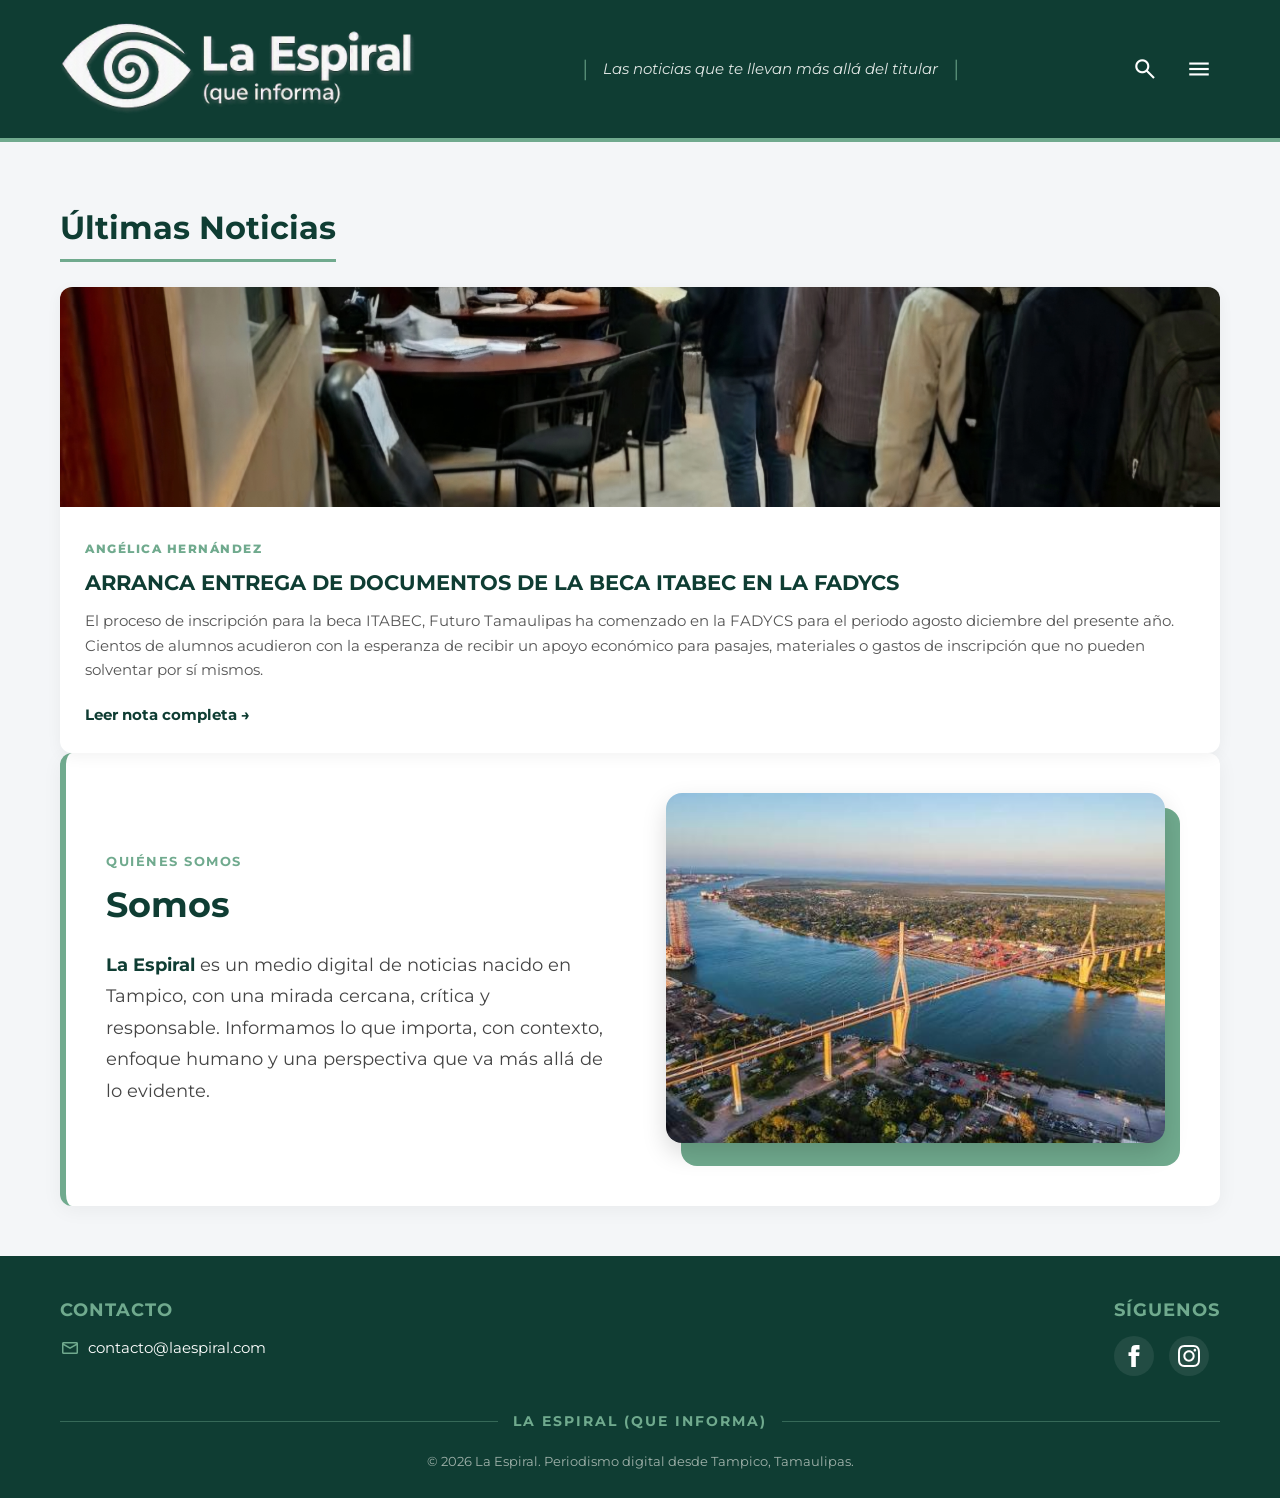
<file: index.html>
<!DOCTYPE html>
<html lang="es">
<head>
    <meta charset="UTF-8">
    <meta name="viewport" content="width=device-width, initial-scale=1.0">
    <title>La Espiral - Medio Digital de Noticias</title>
    
    <!-- Fuentes de Google: Montserrat -->
    <link rel="preconnect" href="https://fonts.googleapis.com">
    <link rel="preconnect" href="https://fonts.gstatic.com" crossorigin>
    <link href="https://fonts.googleapis.com/css2?family=Montserrat:wght@400;700;800&display=swap" rel="stylesheet">
    
    <!-- Iconos de Google Material Symbols -->
    <link rel="stylesheet" href="https://fonts.googleapis.com/css2?family=Material+Symbols+Outlined:opsz,wght,FILL,GRAD@24,400,0,0" />
    <link rel="stylesheet" href="styles.css">
</head>
<body>

    <!-- ================= ENCABEZADO PRINCIPAL ================= -->
    <header class="header-principal">
        <div class="contenedor header-contenido">
            
            <!-- Logo con imagen (¡Ya con el tamaño corregido!) -->
            <div class="logo">
                <a href="#">
                    <img src="logo.png" alt="Logo La Espiral" width="220">
                </a>
            </div>

            <!-- Slogan Central -->
            <div class="slogan-container">
                <span class="separador">|</span>
                <p class="slogan">Las noticias que te llevan más allá del titular</p>
                <span class="separador">|</span>
            </div>

            <!-- Iconos de Búsqueda y Menú -->
            <div class="header-acciones">
                <button class="btn-icono" aria-label="Buscar">
                    <span class="material-symbols-outlined">search</span>
                </button>
                <button class="btn-icono" aria-label="Menú">
                    <span class="material-symbols-outlined">menu</span>
                </button>
            </div>

        </div>
    </header>

    <!-- ================= CONTENIDO PRINCIPAL ================= -->
    <main class="contenedor principal">

       
        
        <!-- ================= SECCIÓN DE NOTICIAS ================= -->
        <section class="seccion-noticias">
            <h2 class="titulo-seccion">Últimas Noticias</h2>
            
            <div class="grid-noticias">
                
                <!-- Tarjeta de Noticia 1 -->
                <article class="tarjeta-noticia">
                    <!-- Cambia este enlace por tu propia imagen -->
                    <img src="becas.png" alt="Imagen de la noticia">
                    
                    <div class="contenido-noticia">
                        <span class="categoria-noticia">Angélica Hernández </span>
                        <h3>ARRANCA ENTREGA DE DOCUMENTOS DE LA BECA ITABEC EN LA FADYCS</h3>
                        <p>El proceso de inscripción para la beca ITABEC, Futuro Tamaulipas ha comenzado en la FADYCS para el periodo agosto diciembre del presente año. Cientos de alumnos acudieron con la esperanza de recibir un apoyo económico para pasajes, materiales o gastos de inscripción que no pueden solventar por sí mismos.</p>
                        <a href="noticia1.html" class="btn-leer">Leer nota completa &rarr;</a>
                    </div>
                </article>

                <!-- Si quieres más noticias, solo copia y pega el bloque <article> completo abajo de este -->

            </div>
        </section>
         <!-- Sección "Somos" -->
        <section class="seccion-somos">
            <div class="somos-texto">
                <span class="subtitulo-seccion">QUIÉNES SOMOS</span>
                <h2>Somos</h2>
                <p>
                    <strong>La Espiral</strong> es un medio digital de noticias nacido en Tampico, con una mirada cercana, crítica y responsable. Informamos lo que importa, con contexto, enfoque humano y una perspectiva que va más allá de lo evidente.
                </p>
            </div>
            <div class="somos-imagen">
                <!-- Imagen local del Puente Tampico -->
                <img src="images.png" alt="Puente Tampico">
            </div>
        </section>
    </main>

    <!-- ================= PIE DE PÁGINA ================= -->
    <footer class="pie-pagina">
        <div class="contenedor">
            
            <!-- Bloque de Contacto y Redes -->
            <div class="footer-contenido">
                
                <div class="footer-contacto">
                    <h3>Contacto</h3>
                    <p>
                        <span class="material-symbols-outlined icono-contacto">mail</span>
                        <a href="mailto:contacto@laespiral.com">contacto@laespiral.com</a>
                    </p>
                </div>

                <div class="footer-redes">
                    <h3>Síguenos</h3>
                    <div class="redes-iconos">
                        <!-- Facebook -->
                        <a href="#" aria-label="Facebook" class="red-social">
                            <svg xmlns="http://www.w3.org/2000/svg" width="22" height="22" viewBox="0 0 24 24" fill="currentColor">
                                <path d="M9 8H6v4h3v12h5V12h3.642L18 8h-4V6.333C14 5.374 14.5 5 15.5 5H18V0h-3.808C10.592 0 9 1.583 9 4.615V8z"/>
                            </svg>
                        </a>
                        <!-- Instagram -->
                        <a href="#" aria-label="Instagram" class="red-social">
                            <svg xmlns="http://www.w3.org/2000/svg" width="22" height="22" viewBox="0 0 24 24" fill="currentColor">
                                <path d="M12 2.163c3.204 0 3.584.012 4.85.07 3.252.148 4.771 1.691 4.919 4.919.058 1.265.069 1.645.069 4.849 0 3.205-.012 3.584-.069 4.849-.149 3.225-1.664 4.771-4.919 4.919-1.266.058-1.644.07-4.85.07-3.204 0-3.584-.012-4.849-.07-3.26-.149-4.771-1.699-4.919-4.92-.058-1.265-.07-1.644-.07-4.849 0-3.204.013-3.583.07-4.849.149-3.227 1.664-4.771 4.919-4.919 1.266-.057 1.645-.069 4.849-.069zm0-2.163c-3.259 0-3.667.014-4.947.072-4.358.2-6.78 2.618-6.98 6.98-.059 1.281-.073 1.689-.073 4.948 0 3.259.014 3.668.072 4.948.2 4.358 2.618 6.78 6.98 6.98 1.281.058 1.689.072 4.948.072 3.259 0 3.668-.014 4.948-.072 4.354-.2 6.782-2.618 6.979-6.98.059-1.28.073-1.689.073-4.948 0-3.259-.014-3.667-.072-4.947-.196-4.354-2.617-6.78-6.979-6.98-1.281-.059-1.69-.073-4.949-.073zm0 5.838c-3.403 0-6.162 2.759-6.162 6.162s2.759 6.163 6.162 6.163 6.162-2.759 6.162-6.163c0-3.403-2.759-6.162-6.162-6.162zm0 10.162c-2.209 0-4-1.79-4-4 0-2.209 1.791-4 4-4s4 1.791 4 4c0 2.21-1.791 4-4 4zm6.406-11.845c-.796 0-1.441.645-1.441 1.44s.645 1.44 1.441 1.44c.795 0 1.439-.645 1.439-1.44s-.644-1.44-1.439-1.44z"/>
                            </svg>
                        </a>
                    </div>
                </div>

            </div>

            <!-- Divisor Firma -->
            <div class="divisor-firma">
                <span class="linea"></span>
                <span class="texto-firma">LA ESPIRAL (QUE INFORMA)</span>
                <span class="linea"></span>
            </div>

            <p class="copyright">&copy; 2026 La Espiral. Periodismo digital desde Tampico, Tamaulipas.</p>
        </div>
    </footer>

</body>
</html>
</file>
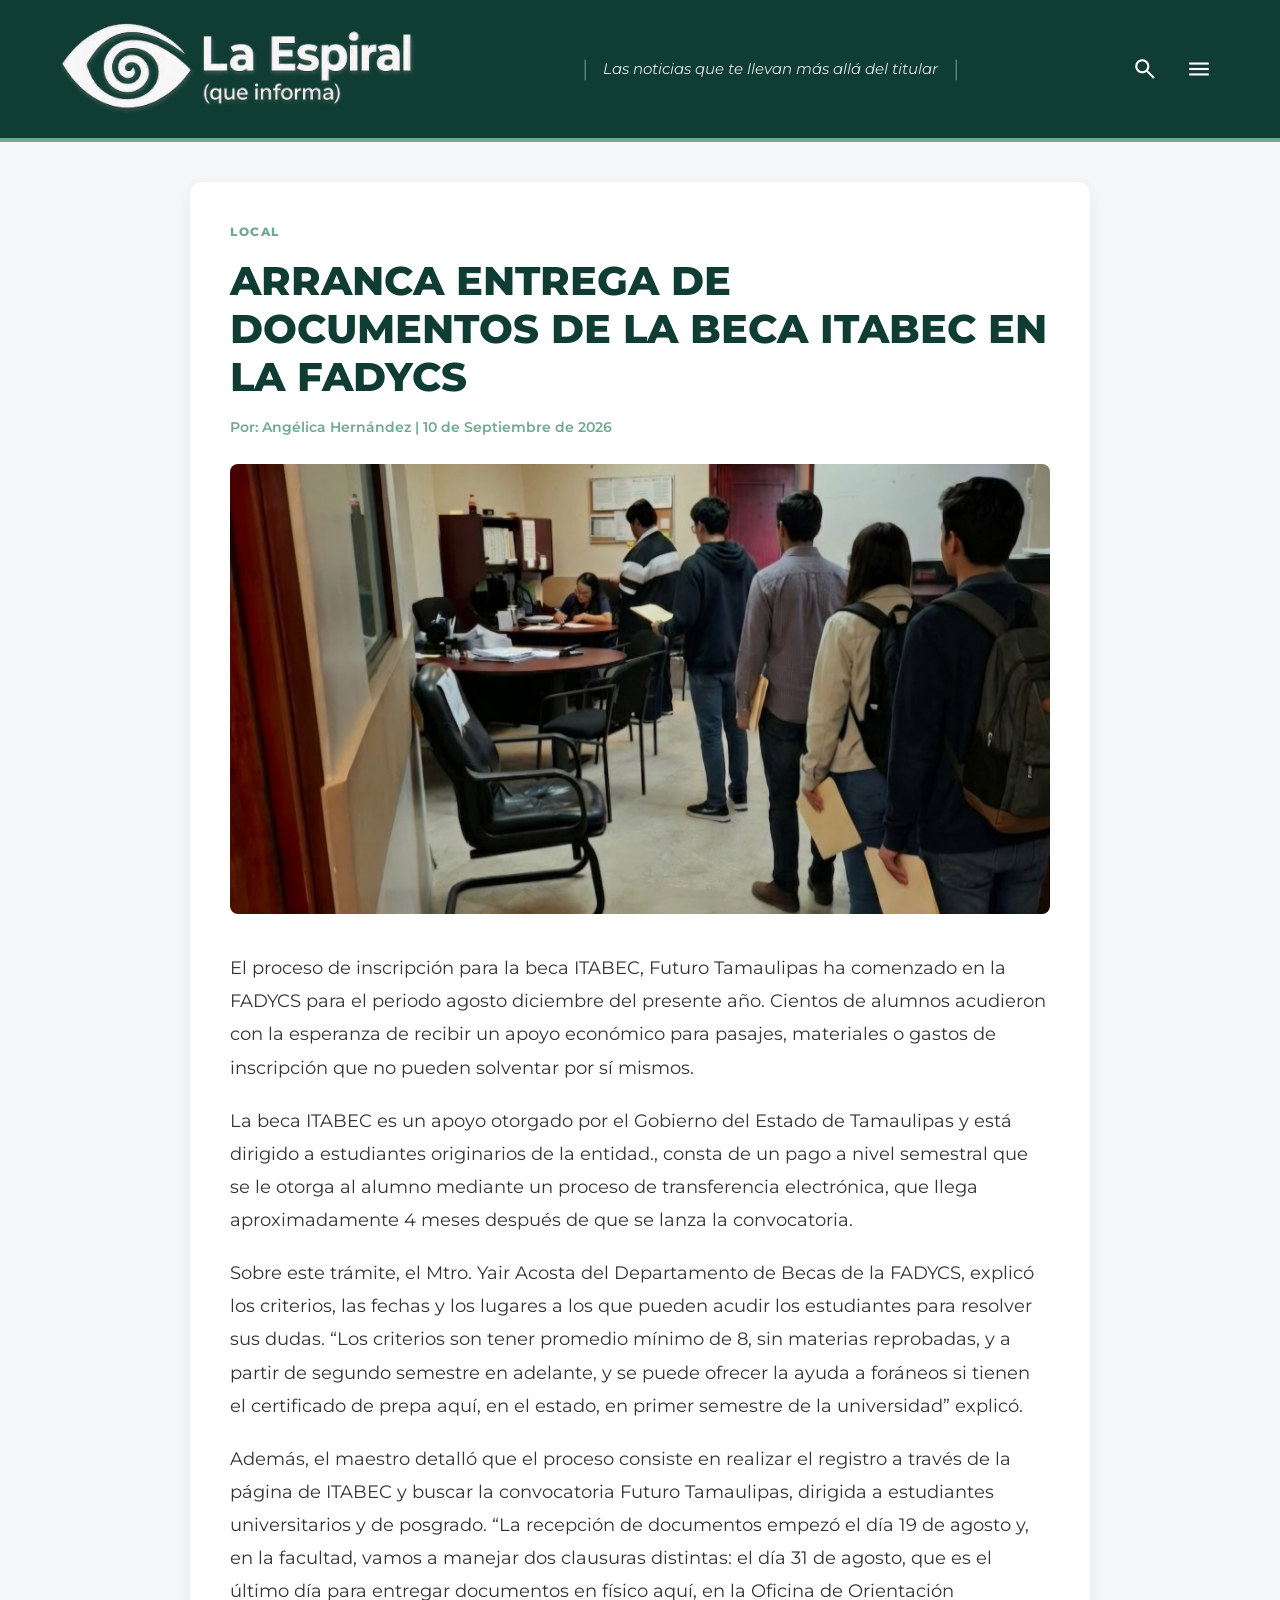
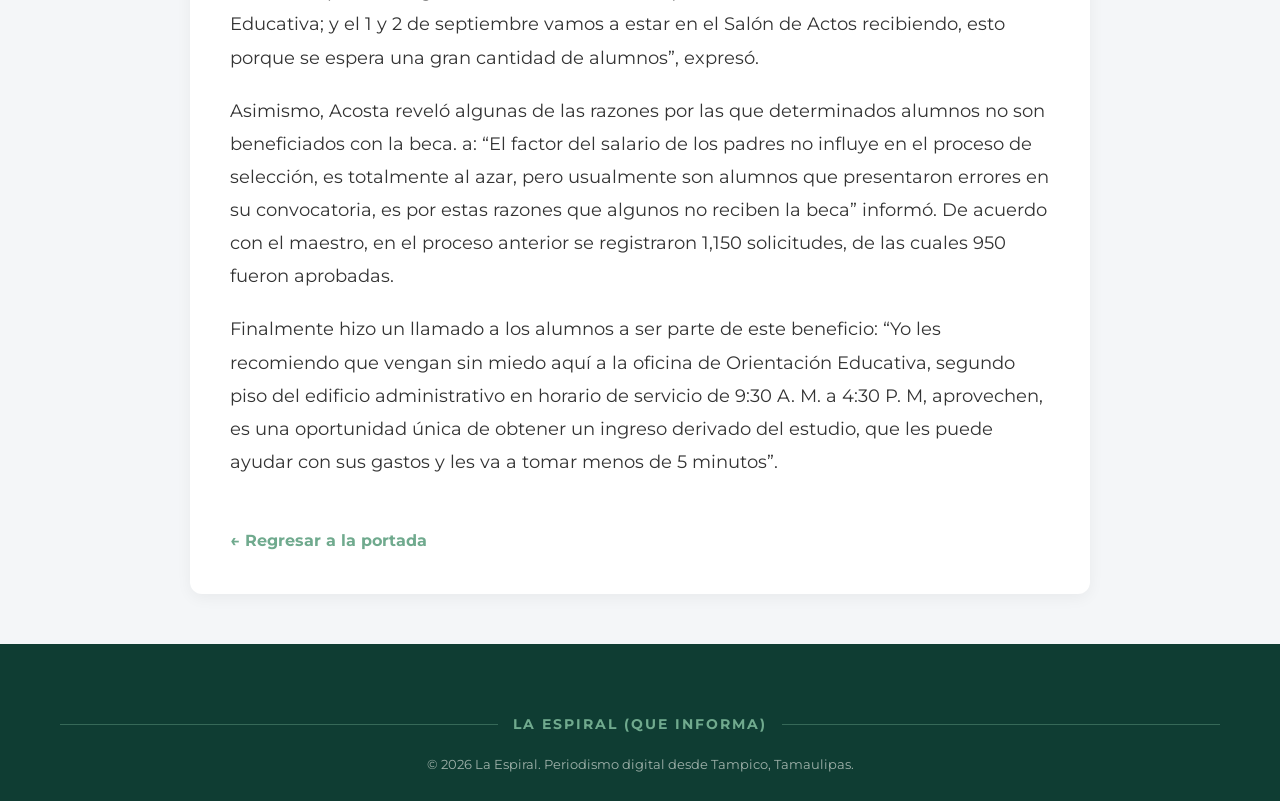
<file: noticia1.html>
<!DOCTYPE html>
<html lang="es">
<head>
    <meta charset="UTF-8">
    <meta name="viewport" content="width=device-width, initial-scale=1.0">
    <title>ARRANCA ENTREGA DE DOCUMENTOS DE LA BECA ITABEC EN LA FADYCS - La Espiral</title>
    <link rel="preconnect" href="https://fonts.googleapis.com">
    <link rel="preconnect" href="https://fonts.gstatic.com" crossorigin>
    <link href="https://fonts.googleapis.com/css2?family=Montserrat:wght@400;700;800&display=swap" rel="stylesheet">
    <link rel="stylesheet" href="https://fonts.googleapis.com/css2?family=Material+Symbols+Outlined:opsz,wght,FILL,GRAD@24,400,0,0" />
    <link rel="stylesheet" href="styles.css">
</head>
<body>

    <!-- El mismo encabezado de siempre -->
    <header class="header-principal">
        <div class="contenedor header-contenido">
            <div class="logo">
                <a href="index.html">
                    <img src="logo.png" alt="Logo La Espiral" width="250">
                </a>
            </div>
            <div class="slogan-container">
                <span class="separador">|</span>
                <p class="slogan">Las noticias que te llevan más allá del titular</p>
                <span class="separador">|</span>
            </div>
            <div class="header-acciones">
                <button class="btn-icono" aria-label="Buscar"><span class="material-symbols-outlined">search</span></button>
                <button class="btn-icono" aria-label="Menú"><span class="material-symbols-outlined">menu</span></button>
            </div>
        </div>
    </header>

    <!-- AQUÍ VA LA NOTICIA COMPLETA -->
    <main class="contenedor principal">
        <article class="articulo-completo">
            
            <span class="categoria-noticia">LOCAL</span>
            
            <h1 class="titulo-articulo">ARRANCA ENTREGA DE DOCUMENTOS DE LA BECA ITABEC EN LA FADYCS</h1>
            
            <div class="meta-articulo">
                <span>Por: Angélica Hernández</span> | <span>10 de Septiembre de 2026</span>
            </div>
            
            <!-- Puedes poner otra imagen o la misma de la portada -->
            <img src="becas.png" alt="Imagen principal" class="img-articulo">
            
            <div class="cuerpo-articulo">
                <p>El proceso de inscripción para la beca ITABEC, Futuro Tamaulipas ha comenzado en la 
FADYCS para el periodo agosto diciembre del presente año. Cientos de alumnos 
acudieron con la esperanza de recibir un apoyo económico para pasajes, materiales o 
gastos de inscripción que no pueden solventar por sí mismos. </p>
                
                <p>La beca ITABEC es un apoyo otorgado por el Gobierno del Estado de Tamaulipas y está 
dirigido a estudiantes originarios de la entidad., consta de un pago a nivel semestral 
que se le otorga al alumno mediante un proceso de transferencia electrónica, que llega 
aproximadamente 4 meses después de que se lanza la convocatoria.</p>

                <p>Sobre este trámite, el Mtro. Yair Acosta del Departamento de Becas de la FADYCS, 
explicó los criterios, las fechas y los lugares a los que pueden acudir los estudiantes 
para resolver sus dudas. “Los criterios son tener promedio mínimo de 8, sin materias 
reprobadas, y a partir de segundo semestre en adelante, y se puede ofrecer la ayuda a 
foráneos si tienen el certificado de prepa aquí, en el estado, en primer semestre de la 
universidad” explicó.</p>

                <p>Además, el maestro detalló que el proceso consiste en realizar el registro a través de la 
página de ITABEC y buscar la convocatoria Futuro Tamaulipas, dirigida a estudiantes 
universitarios y de posgrado. “La recepción de documentos empezó el día 19 de agosto 
y, en la facultad, vamos a manejar dos clausuras distintas: el día 31 de agosto, que es 
el último día para entregar documentos en físico aquí, en la Oficina de Orientación 
Educativa; y el 1 y 2 de septiembre vamos a estar en el Salón de Actos recibiendo, esto 
porque se espera una gran cantidad de alumnos”, expresó. 
                </p>
                <p>Asimismo, Acosta reveló algunas de las razones por las que determinados alumnos no 
son beneficiados con la beca. a: “El factor del salario de los padres no influye en el 
proceso de selección, es totalmente al azar, pero usualmente son alumnos que 
presentaron errores en su convocatoria, es por estas razones que algunos no reciben 
la beca” informó. De acuerdo con el maestro, en el proceso anterior se registraron 
1,150 solicitudes, de las cuales 950 fueron aprobadas.
                </p>
                <p>Finalmente hizo un llamado a los alumnos a ser parte de este beneficio: “Yo les 
recomiendo que vengan sin miedo aquí a la oficina de Orientación Educativa, segundo 
piso del edificio administrativo en horario de servicio de 9:30 A. M. a 4:30 P. M, 
aprovechen, es una oportunidad única de obtener un ingreso derivado del estudio, que 
les puede ayudar con sus gastos y les va a tomar menos de 5 minutos”. 
                </p>
               
                
                <!-- Botón para regresar a la portada -->
                <a href="index.html" class="btn-regresar">&larr; Regresar a la portada</a>
            </div>

        </article>
    </main>

    <!-- El mismo pie de página de siempre -->
    <footer class="pie-pagina">
        <!-- ... (Imagina que aquí va todo tu código del footer, copiado igualito que en el index) ... -->
        <div class="contenedor">
            <div class="divisor-firma">
                <span class="linea"></span>
                <span class="texto-firma">LA ESPIRAL (QUE INFORMA)</span>
                <span class="linea"></span>
            </div>
            <p class="copyright">&copy; 2026 La Espiral. Periodismo digital desde Tampico, Tamaulipas.</p>
        </div>
    </footer>

</body>
</html>
</file>
<file: styles.css>
/* ================= RESETEO Y ESTILOS GENERALES ================= */
* {
    margin: 0;
    padding: 0;
    box-sizing: border-box;
}

body {
    /* Fuente principal Montserrat */
    font-family: 'Montserrat', sans-serif;
    background-color: #f4f6f8;
    color: #222222;
    line-height: 1.6;
}

.contenedor {
    max-width: 1200px;
    margin: 0 auto;
    padding: 0 20px;
}

/* ================= ENCABEZADO ================= */
.header-principal {
    background-color: #0f3d33;
    color: #ffffff;
    padding: 1.2rem 0;
    border-bottom: 4px solid #70aa8e;
}

.header-contenido {
    display: flex;
    justify-content: space-between;
    align-items: center;
    gap: 20px;
}

/* Logo con imagen */
.logo a {
    display: flex;
    align-items: center;
    text-decoration: none;
}

.logo img {
    max-height: 100px; /* Altura del logo, cámbiala si lo necesitas más grande o chico */
    width: auto;
    object-fit: contain;
}

/* Slogan Central */
.slogan-container {
    display: flex;
    align-items: center;
    gap: 15px;
    text-align: center;
}

.separador {
    color: #70aa8e;
    font-size: 1.4rem;
    font-weight: 300;
}

.slogan {
    font-size: 0.95rem;
    color: #e0e6e4;
    font-style: italic;
    font-weight: 400;
}

/* Botones de Acción (Búsqueda y Menú) */
.header-acciones {
    display: flex;
    align-items: center;
    gap: 12px;
}

.btn-icono {
    background: transparent;
    border: none;
    color: #ffffff;
    cursor: pointer;
    padding: 8px;
    border-radius: 50%;
    display: flex;
    align-items: center;
    justify-content: center;
    transition: background-color 0.2s, color 0.2s;
}

.btn-icono:hover {
    background-color: rgba(255, 255, 255, 0.1);
    color: #70aa8e;
}

.material-symbols-outlined {
    font-size: 26px;
}

/* ================= CONTENIDO PRINCIPAL / SECCIÓN "SOMOS" ================= */
.principal {
    margin-top: 40px;
    margin-bottom: 50px;
}

.seccion-somos {
    background-color: #ffffff;
    border-radius: 12px;
    padding: 40px;
    display: flex;
    flex-direction: column;
    gap: 40px;
    align-items: center;
    box-shadow: 0 4px 20px rgba(0, 0, 0, 0.05);
    border-left: 6px solid #70aa8e;
}

@media (min-width: 768px) {
    .seccion-somos {
        flex-direction: row;
    }

    .somos-texto {
        flex: 1;
        padding-right: 20px;
    }

    .somos-imagen {
        flex: 1;
    }
}

/* Textos de la sección Somos */
.subtitulo-seccion {
    font-size: 0.8rem;
    font-weight: 700;
    color: #70aa8e;
    letter-spacing: 1.5px;
    display: block;
    margin-bottom: 5px;
}

.somos-texto h2 {
    font-size: 2.2rem;
    font-weight: 700;
    color: #0f3d33;
    margin-bottom: 15px;
}

.somos-texto p {
    font-size: 1.1rem;
    color: #444444;
    line-height: 1.8;
}

.somos-texto strong {
    font-weight: 700;
    color: #0f3d33;
}

/* ================= IMAGEN MODERNA (PUENTE TAMPICO) ================= */
.somos-imagen {
    position: relative;
    padding-right: 15px; /* Espacio para el cuadro de fondo */
    padding-bottom: 15px;
    width: 100%;
}

/* Efecto de cuadro desfasado color menta detrás de la foto */
.somos-imagen::before {
    content: "";
    position: absolute;
    top: 15px;
    left: 15px;
    right: 0;
    bottom: 0;
    background-color: #70aa8e;
    border-radius: 16px;
    z-index: 0;
    transition: transform 0.3s ease;
}

/* Estilo de la foto principal */
.somos-imagen img {
    position: relative;
    z-index: 1;
    width: 100%;
    height: 350px;
    object-fit: cover;
    border-radius: 16px;
    box-shadow: 0 10px 25px rgba(0, 0, 0, 0.15);
    transition: transform 0.3s ease, box-shadow 0.3s ease;
}

/* Efecto 3D al pasar el cursor (mouse) sobre la foto */
.somos-imagen:hover img {
    transform: translate(-6px, -6px);
    box-shadow: 0 15px 35px rgba(0, 0, 0, 0.2);
}

.somos-imagen:hover::before {
    transform: translate(4px, 4px);
}

/* ================= PIE DE PÁGINA ================= */
.pie-pagina {
    background-color: #0f3d33;
    color: #ffffff;
    padding: 40px 0 25px 0;
}

.footer-contenido {
    display: flex;
    justify-content: space-between;
    align-items: flex-start;
    flex-wrap: wrap;
    gap: 30px;
    margin-bottom: 35px;
}

.footer-contacto h3,
.footer-redes h3 {
    font-size: 1.1rem;
    font-weight: 700;
    color: #70aa8e;
    margin-bottom: 12px;
    text-transform: uppercase;
    letter-spacing: 1px;
}

.footer-contacto p {
    display: flex;
    align-items: center;
    gap: 8px;
    font-size: 0.95rem;
}

.icono-contacto {
    font-size: 20px;
    color: #70aa8e;
}

.footer-contacto a {
    color: #ffffff;
    text-decoration: none;
    transition: color 0.2s;
}

.footer-contacto a:hover {
    color: #70aa8e;
}

.redes-iconos {
    display: flex;
    gap: 15px;
}

.red-social {
    color: #ffffff;
    display: flex;
    align-items: center;
    justify-content: center;
    width: 40px;
    height: 40px;
    background-color: rgba(255, 255, 255, 0.08);
    border-radius: 50%;
    transition: background-color 0.3s, color 0.3s, transform 0.2s;
}

.red-social:hover {
    background-color: #70aa8e;
    color: #0f3d33;
    transform: translateY(-3px);
}

/* Divisor LA ESPIRAL (QUE INFORMA) */
.divisor-firma {
    display: flex;
    align-items: center;
    justify-content: center;
    gap: 15px;
    margin: 30px 0 20px 0;
}

.divisor-firma .linea {
    flex: 1;
    height: 1px;
    background-color: rgba(112, 170, 142, 0.4);
}

.texto-firma {
    color: #70aa8e;
    font-family: 'Montserrat', sans-serif;
    font-size: 0.85rem;
    font-weight: 700;
    letter-spacing: 2px;
    white-space: nowrap;
}

.copyright {
    text-align: center;
    font-size: 0.8rem;
    color: #a0b2ab;
}

/* Adaptabilidad a dispositivos móviles */
@media (max-width: 767px) {
    .header-contenido {
        flex-direction: column;
        text-align: center;
    }
    
    .slogan-container {
        margin: 10px 0;
    }

    .footer-contenido {
        flex-direction: column;
        text-align: center;
        align-items: center;
    }
    
    .footer-contacto p {
        justify-content: center;
    }
}

/* ================= SECCIÓN DE NOTICIAS ================= */
.seccion-noticias {
    margin-top: 60px; /* Separación con el bloque de Somos */
}

.titulo-seccion {
    font-size: 2rem;
    color: #0f3d33;
    margin-bottom: 25px;
    font-weight: 700;
    border-bottom: 3px solid #70aa8e; /* Subrayado verde menta */
    display: inline-block;
    padding-bottom: 5px;
}

/* Grilla para que las noticias se acomoden solas en pantalla */
.grid-noticias {
    display: grid;
    grid-template-columns: repeat(auto-fit, minmax(300px, 1fr));
    gap: 30px;
}

/* Diseño de la Tarjeta */
.tarjeta-noticia {
    background-color: #ffffff;
    border-radius: 12px;
    overflow: hidden;
    box-shadow: 0 4px 15px rgba(0,0,0,0.05);
    transition: transform 0.3s ease, box-shadow 0.3s ease;
}

/* Efecto al pasar el mouse */
.tarjeta-noticia:hover {
    transform: translateY(-6px);
    box-shadow: 0 12px 25px rgba(0,0,0,0.12);
}

.tarjeta-noticia img {
    width: 100%;
    height: 220px;
    object-fit: cover;
}

.contenido-noticia {
    padding: 25px;
}

.categoria-noticia {
    font-size: 0.75rem;
    font-weight: 800;
    color: #70aa8e;
    text-transform: uppercase;
    letter-spacing: 1.5px;
    display: block;
    margin-bottom: 10px;
}

.contenido-noticia h3 {
    font-size: 1.3rem;
    color: #0f3d33;
    margin-bottom: 12px;
    line-height: 1.4;
    font-weight: 700;
}

.contenido-noticia p {
    font-size: 0.95rem;
    color: #555555;
    margin-bottom: 20px;
    line-height: 1.6;
}

.btn-leer {
    display: inline-block;
    color: #0f3d33;
    font-weight: 700;
    text-decoration: none;
    font-size: 0.95rem;
    transition: color 0.2s;
}
/* ================= PÁGINA DE NOTICIA COMPLETA ================= */
.articulo-completo {
    background: #ffffff;
    padding: 40px;
    border-radius: 12px;
    box-shadow: 0 4px 15px rgba(0,0,0,0.05);
    max-width: 900px;
    margin: 0 auto; /* Esto centra la noticia en la pantalla */
}

.titulo-articulo {
    font-size: 2.5rem;
    color: #0f3d33;
    margin: 15px 0;
    line-height: 1.2;
    font-weight: 800;
}

.meta-articulo {
    font-size: 0.9rem;
    color: #70aa8e;
    margin-bottom: 25px;
    font-weight: 600;
}

.img-articulo {
    width: 100%;
    height: auto;
    max-height: 450px;
    object-fit: cover;
    border-radius: 8px;
    margin-bottom: 30px;
}

.cuerpo-articulo p {
    font-size: 1.15rem;
    color: #333333;
    margin-bottom: 20px;
    line-height: 1.8;
}

.btn-regresar {
    display: inline-block;
    margin-top: 30px;
    color: #70aa8e;
    font-weight: 700;
    text-decoration: none;
    transition: color 0.2s;
}

.btn-regresar:hover {
    color: #0f3d33;
}
.btn-leer:hover {
    color: #70aa8e;
}
</file>
